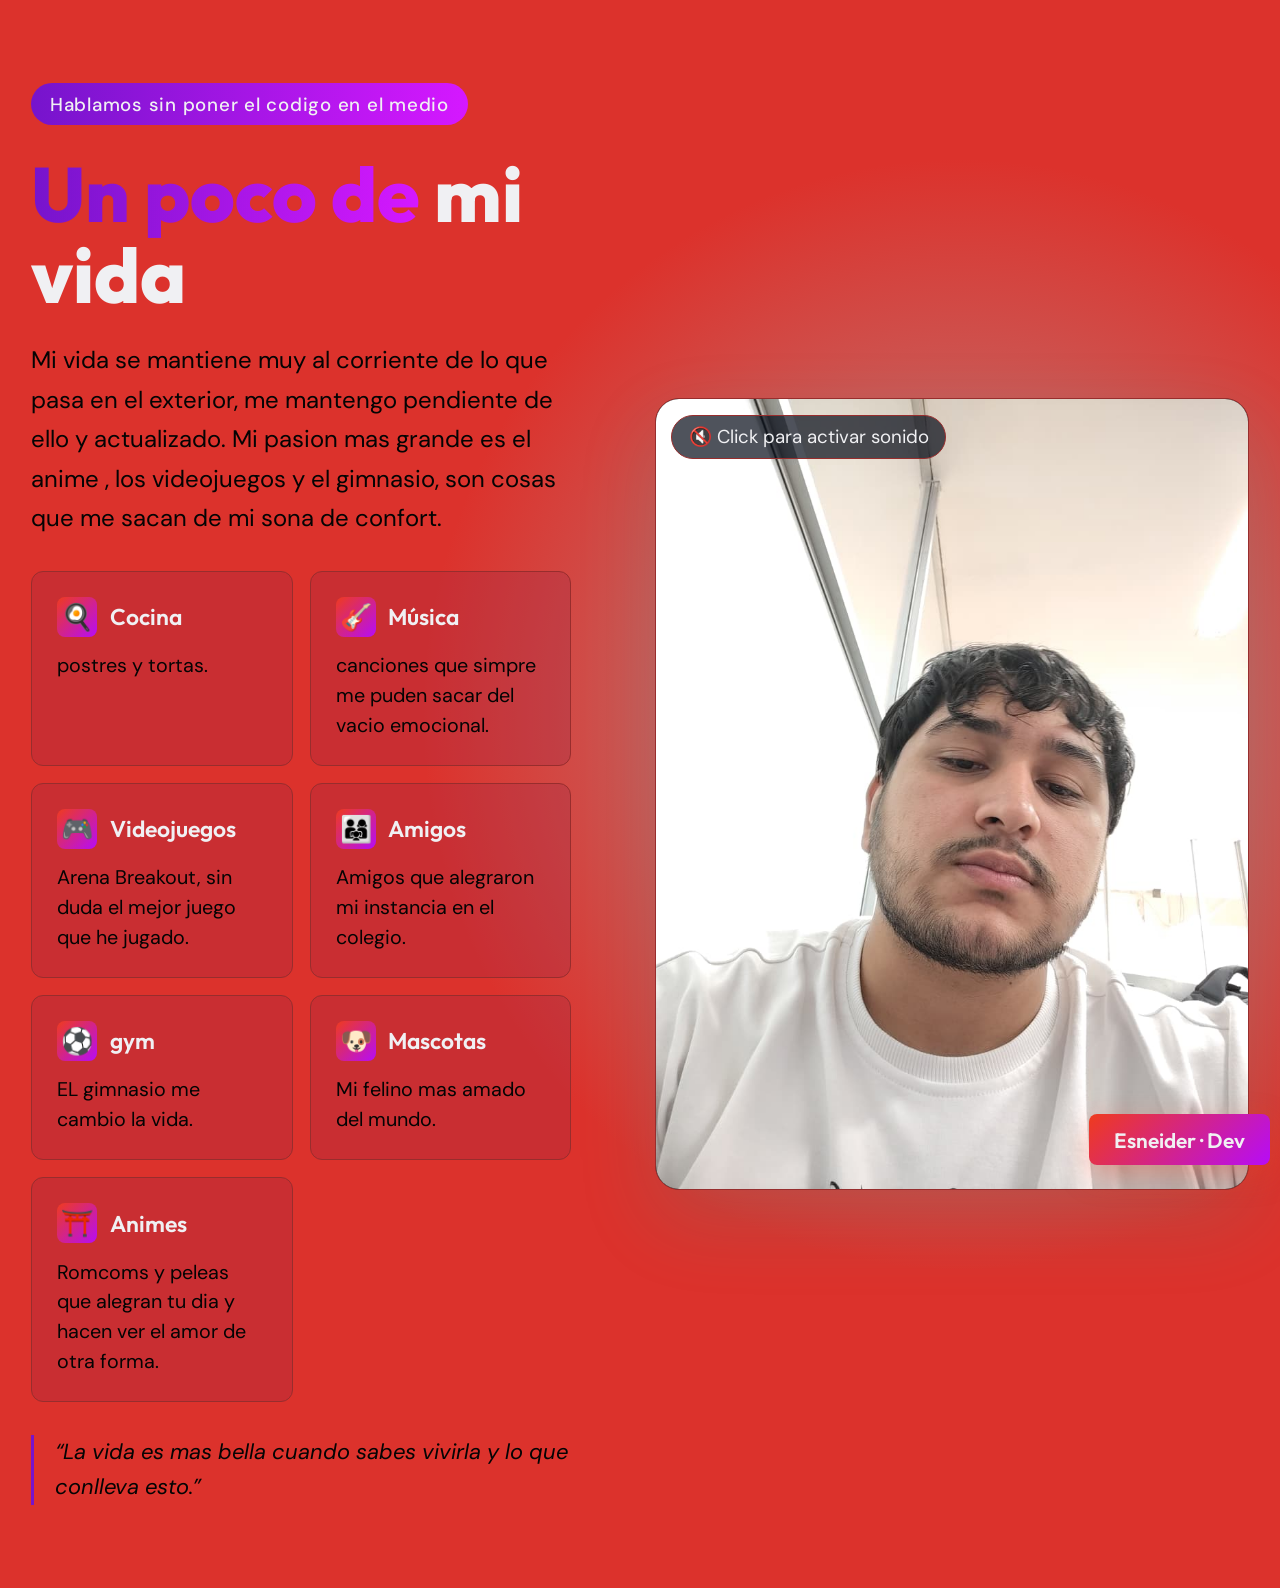
<file: Trabajo_Recreacion_apartado/index.html>
<!DOCTYPE html>
<html lang="es">
<head>
  <meta charset="UTF-8">
  <meta name="viewport" content="width=device-width, initial-scale=1">
  <title>Sobre mí</title>
  <link rel="preconnect" href="https://fonts.googleapis.com">
  <link rel="preconnect" href="https://fonts.gstatic.com" crossorigin>
  <link href="https://fonts.googleapis.com/css2?family=Outfit:wght@600;800&family=DM+Sans:ital,wght@0,400;0,500;1,400&display=swap" rel="stylesheet">
  <link rel="stylesheet" href="styles.css">
  
</head>
<body>

  <section class="about" id="about">
    <div class="about__texto">
      <span class="about__etiqueta">Hablamos sin poner el codigo en el medio</span>

      <h2 class="about__titulo">
        <span class="degradado">Un poco de</span> mi vida
      </h2>

      <p class="about__intro">
        Mi vida se mantiene muy al corriente de lo que pasa en el exterior, me mantengo pendiente de ello y actualizado.
        Mi pasion mas grande es el anime , los videojuegos y el gimnasio, son cosas que me sacan de mi sona de confort.
      </p>

      <!-- Las tarjetas las genera app.js desde el arreglo "gustos" -->
      <div class="gustos" id="gustos"></div>

      <blockquote class="about__frase">
        “La vida  es mas bella cuando sabes vivirla y lo que conlleva esto.”
      </blockquote>
    </div>

    <div class="about__foto" data-foto="img/yo.jpeg">
  <video src="video/anime.mp4"
         id="videoAnime"
         poster="img/yo.jpeg"
         autoplay muted loop playsinline>
  </video>
  <span class="sonido" id="sonido">🔇 Click para activar sonido</span>
  <span class="about__insignia">Esneider · Dev</span>
</div>

    <!-- Círculo que sigue el mouse y muestra la foto de cada tarjeta -->
    <div class="lente" id="lente" aria-hidden="true"></div>
  </section>

  <script src="app.js"></script>
</body>
</html>
</file>
<file: Trabajo_Recreacion_apartado/styles.css>
html { font-size: 130%; }


:root {
  --fondo: #dc322c;
  --fondo-brillo: #b48b8b;
  --texto: #f0f0f3;
  --texto-suave: #040404;
  --azul: #7614cc;
  --turquesa: #d518ff;
  --rojo: #ef3b1d;
  --naranja: #b60cf8;
  --tarjeta: rgba(150, 34, 71, 0.262);
  --borde: rgb(152, 45, 45);
}

* { box-sizing: border-box; margin: 0; padding: 0; }

html, body { height: 100%; }

body {
  font-family: "DM Sans", system-ui, sans-serif;
  color: var(--texto);
  background: var(--fondo);
}

/* ---------- Sección ---------- */
.about {
  position: relative;
  min-height: 100vh;
  display: grid;
  grid-template-columns: minmax(0, 1.1fr) minmax(0, 0.9fr);
  gap: 4rem;
  align-items: center;
  max-width: 1400px;
  margin: 0 auto;
  padding: 4rem 1.5rem;
  background:
    radial-gradient(60% 50% at 75% 45%, var(--fondo-brillo), transparent 70%);
}

.about__texto { max-width: 680px; }

/* ---------- Etiqueta, título e intro ---------- */
.about__etiqueta {
  display: inline-block;
  padding: 0.4rem 0.9rem;
  border-radius: 999px;
  font-size: 0.9rem;
  font-weight: 500;
  letter-spacing: 0.04em;
  background: linear-gradient(90deg, var(--azul), var(--turquesa));
}

.about__titulo {
  margin: 1.4rem 0 1.2rem;
  font-family: "Outfit", sans-serif;
  font-weight: 800;
  font-size: clamp(2.8rem, 6vw, 4.4rem);
  line-height: 1.05;
}

.degradado {
  background: linear-gradient(90deg, var(--azul), var(--turquesa));
  -webkit-background-clip: text;
  background-clip: text;
  color: transparent;
}

.about__intro {
  color: var(--texto-suave);
  line-height: 1.65;
  margin-bottom: 1.6rem;
  font-size: 1.15rem;
}

/* ---------- Tarjetas de gustos ---------- */
.gustos {
  display: grid;
  grid-template-columns: repeat(2, minmax(0, 1fr));
  gap: 0.8rem;
}

.gusto {
  display: flex;
  flex-direction: column;
  gap: 0.7rem;
  padding: 1.2rem;
  border: 1px solid var(--borde);
  border-radius: 12px;
  background: var(--tarjeta);
  cursor: default;
}

.gusto__cabecera {
  display: flex;
  align-items: center;
  gap: 0.6rem;
}

.gusto__icono {
  display: grid;
  place-items: center;
  width: 40px;
  height: 40px;
  border-radius: 8px;
  font-size: 1.25rem;
  background: linear-gradient(135deg, var(--rojo), var(--naranja));
}

.gusto h3 {
  font-family: "Outfit", sans-serif;
  font-size: 1.1rem;
  font-weight: 600;
}

.gusto p {
  font-size: 0.95rem;
  line-height: 1.5;
  color: var(--texto-suave);
}

.gusto:hover { border-color: rgba(255, 106, 26, 0.5); }

/* ---------- Frase ---------- */
.about__frase {
  margin-top: 1.6rem;
  padding-left: 1rem;
  border-left: 3px solid var(--azul);
  font-style: italic;
  font-size: 1.05rem;
  line-height: 1.6;
  color: var(--texto-suave);
}

/* ---------- Foto principal ---------- */
.about__foto {
  position: relative;
  justify-self: center;
  width: min(100%, 500px);
}

.about__foto img, .about__foto video {
  display: block;
  width: 100%;
  aspect-ratio: 4 / 5;
  object-fit: cover;
  border-radius: 24px;
  border: 1px solid var(--borde);
  box-shadow: 0 30px 80px rgba(20, 184, 166, 0.15);
}

.about__foto video { cursor: pointer; }

.sonido {
  position: absolute;
  left: 0.8rem;
  top: 0.8rem;
  padding: 0.4rem 0.8rem;
  border-radius: 999px;
  font-size: 0.9rem;
  background: rgba(5, 11, 24, 0.7);
  border: 1px solid var(--borde);
  pointer-events: none; /* para que el click llegue al video */
}

.about__insignia {
  position: absolute;
  right: -1rem;
  bottom: 1.2rem;
  padding: 0.6rem 1.2rem;
  border-radius: 8px;
  font-family: "Outfit", sans-serif;
  font-weight: 600;
  font-size: 1rem;
  background: linear-gradient(135deg, var(--rojo), var(--naranja));
  box-shadow: 0 10px 30px rgba(239, 59, 29, 0.35);
}

/* ---------- Lente que sigue al mouse ---------- */
.lente {
  position: fixed;
  top: 0;
  left: 0;
  width: 180px;
  height: 180px;
  margin: -90px 0 0 -90px; /* centra el círculo en el cursor */
  border-radius: 50%;
  border: 3px solid rgba(255, 255, 255, 0.85);
  background-size: cover;
  background-position: center;
  box-shadow: 0 10px 40px rgba(0, 0, 0, 0.6);
  pointer-events: none;
  opacity: 0;
  scale: 0.6;
  transition: opacity 0.2s, scale 0.2s;
  z-index: 50;
}

.lente.activo {
  opacity: 1;
  scale: 1;
}

/* En celular no hay mouse: se oculta el lente */
@media (hover: none) {
  .lente { display: none; }
}

/* ---------- Responsive ---------- */
@media (max-width: 860px) {
  .about {
    grid-template-columns: 1fr;
    padding: 3rem 1.2rem;
  }
  .about__foto { order: -1; width: min(100%, 300px); }
  .about__insignia { right: 0.5rem; }
}

@media (max-width: 480px) {
  .gustos { grid-template-columns: 1fr; }
}

@media (prefers-reduced-motion: reduce) {
  .lente { transition: none; }
}

/* ============================================================
   AJUSTES PARA TABLET Y CELULAR (agregado al final)
   ============================================================ */
@media (max-width: 860px) {
  html { font-size: 100%; }          /* baja el 130% de escritorio */

  .about {
    gap: 2rem;
    padding: 2rem 1.2rem 3rem;
    min-height: auto;
  }

  /* 1º video  ->  2º introducción  ->  3º gustos */
  .about__foto {
    order: -1;
    width: min(100%, 420px);
  }

  .about__texto { max-width: 100%; }

  .about__titulo { font-size: clamp(2.2rem, 9vw, 3rem); }
  .about__intro  { font-size: 1.05rem; }
}

@media (max-width: 560px) {
  .gusto p { font-size: 0.9rem; }
}


/* ============================================================
   VIDEO HORIZONTAL REAL (agregado al final)
   ============================================================ */
.about__foto video {
  aspect-ratio: auto;     /* usa la proporción original del video */
  height: auto;
  object-fit: contain;    /* se ve completo, sin recortes */
  background: #000;       /* fondo si sobran franjas */
}

@media (min-width: 861px) {
  .about {
    grid-template-columns: minmax(0, 1fr) minmax(0, 1.1fr); /* columna del video más ancha */
  }
  .about__foto {
    width: 100%;          /* ocupa toda su columna */
    max-width: 760px;
  }
}

/* ============================================================
   MODO CELULAR AL ACHICAR LA VENTANA (agregado al final)
   ============================================================ */
@media (max-width: 1100px) {
  html { font-size: 105%; }

  .about {
    grid-template-columns: 1fr;   /* una sola columna */
    gap: 2rem;
    padding: 2rem 1.2rem 3rem;
    min-height: auto;
  }

  /* 1º video  ->  2º introducción  ->  3º gustos */
  .about__foto {
    order: -1;
    width: 100%;
    max-width: 640px;
    justify-self: center;
  }

  .about__texto {
    max-width: 100%;
  }

  .about__titulo { font-size: clamp(2.2rem, 8vw, 3.2rem); }
  .about__insignia { right: 0.5rem; }
}

@media (max-width: 640px) {
  html { font-size: 100%; }
  .gustos { grid-template-columns: 1fr; }   /* tarjetas una debajo de otra */
}
</file>
